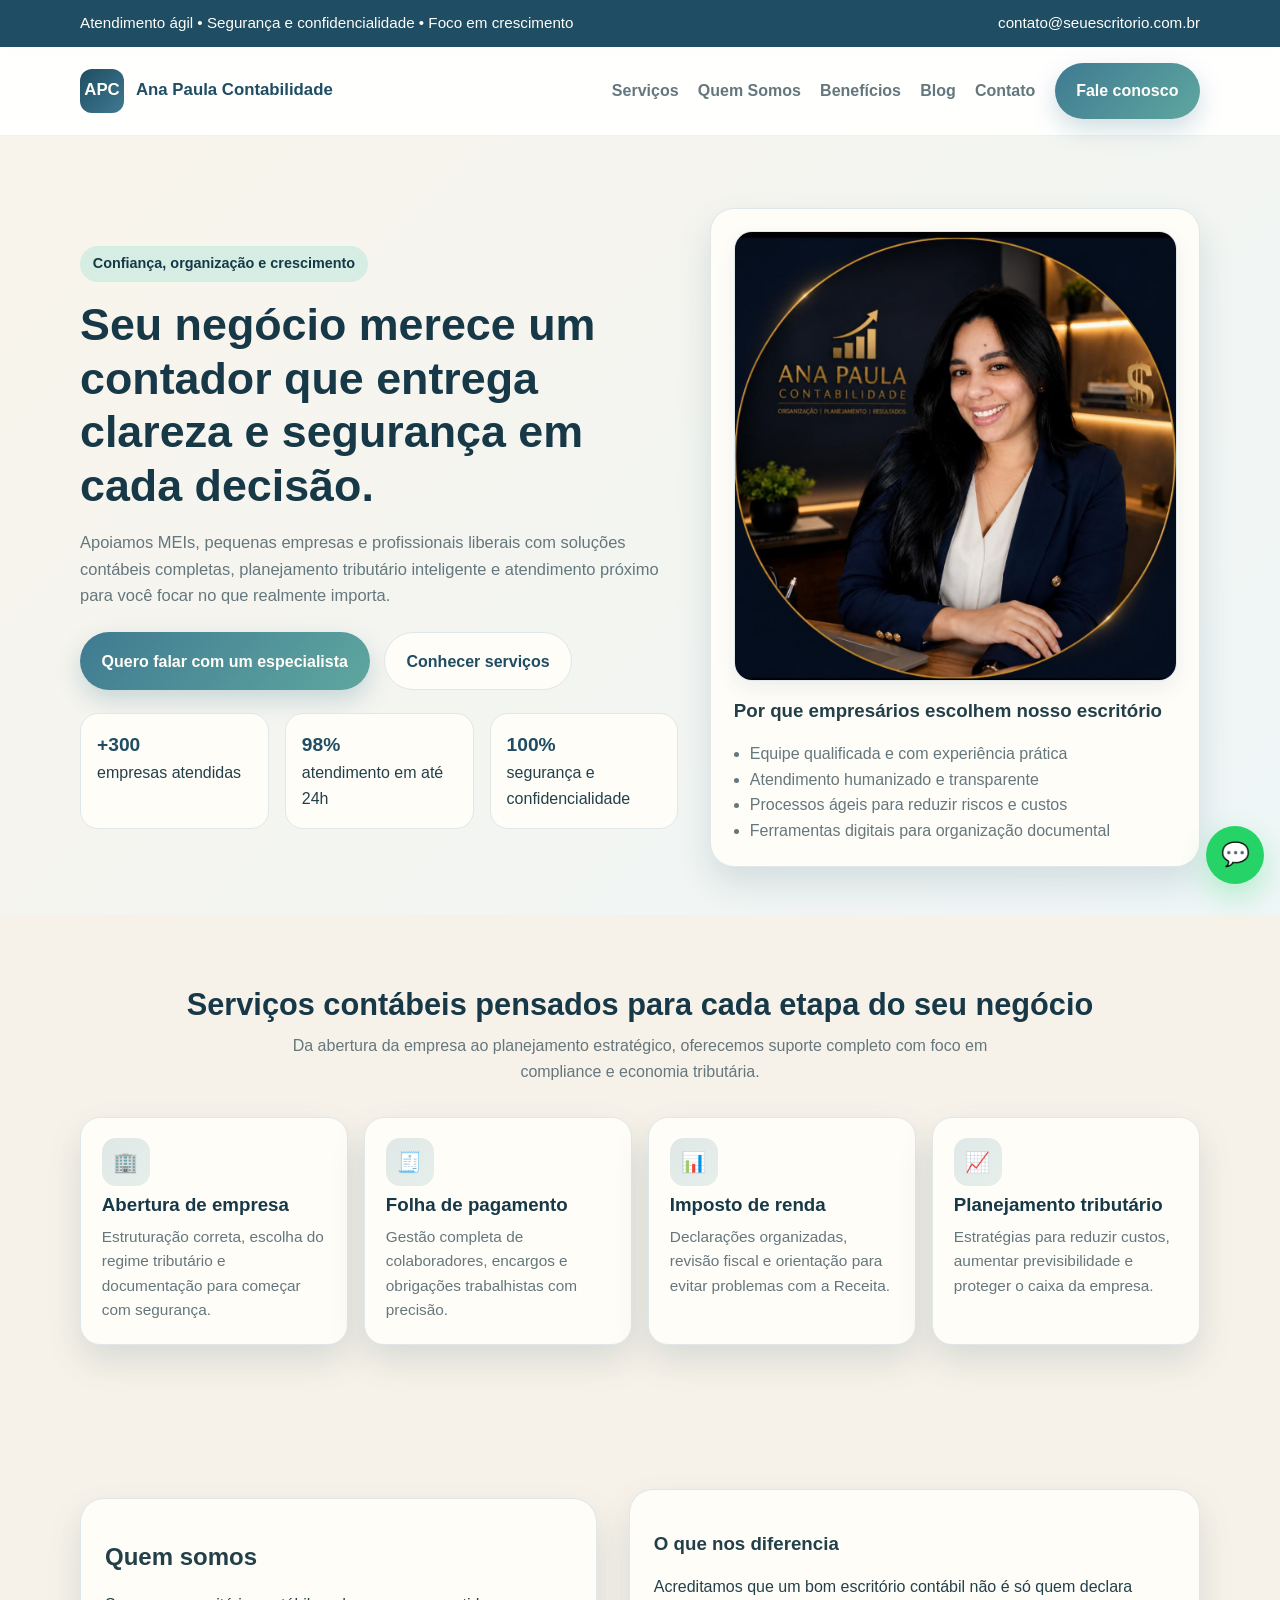
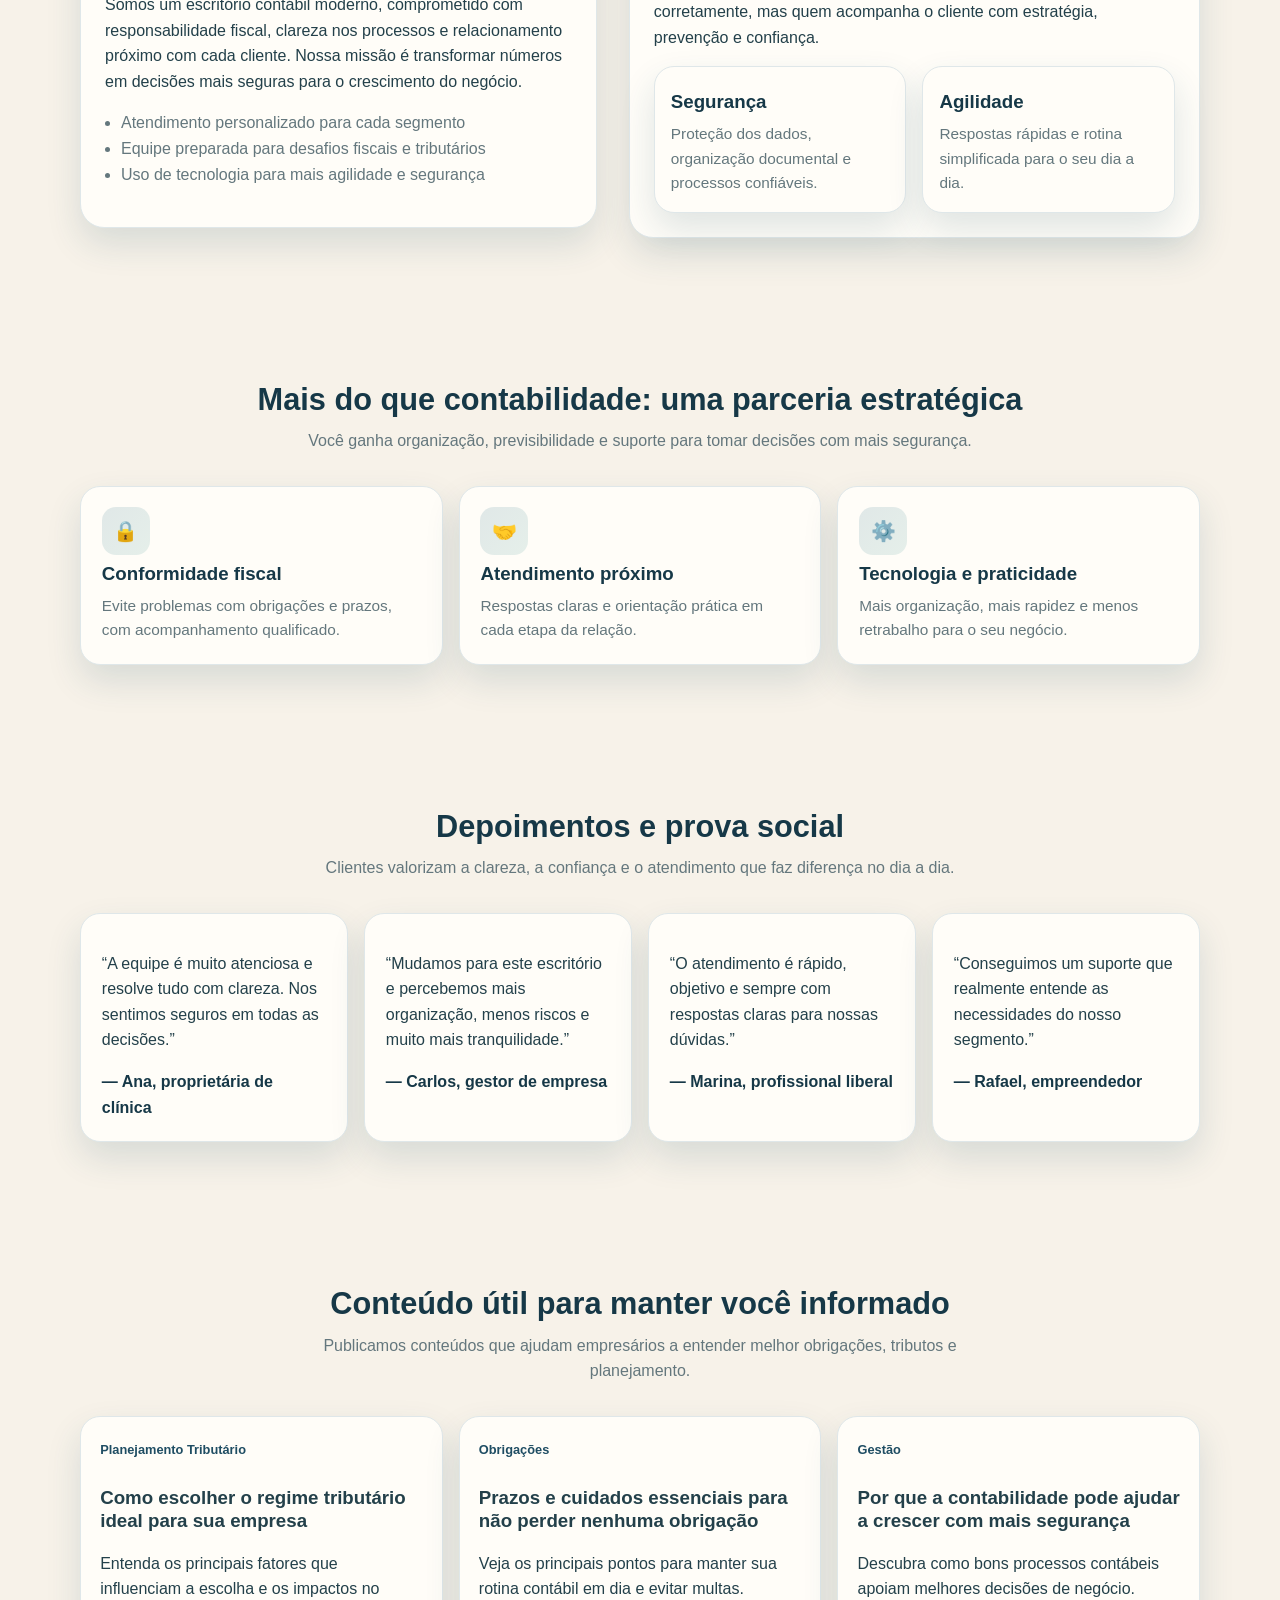
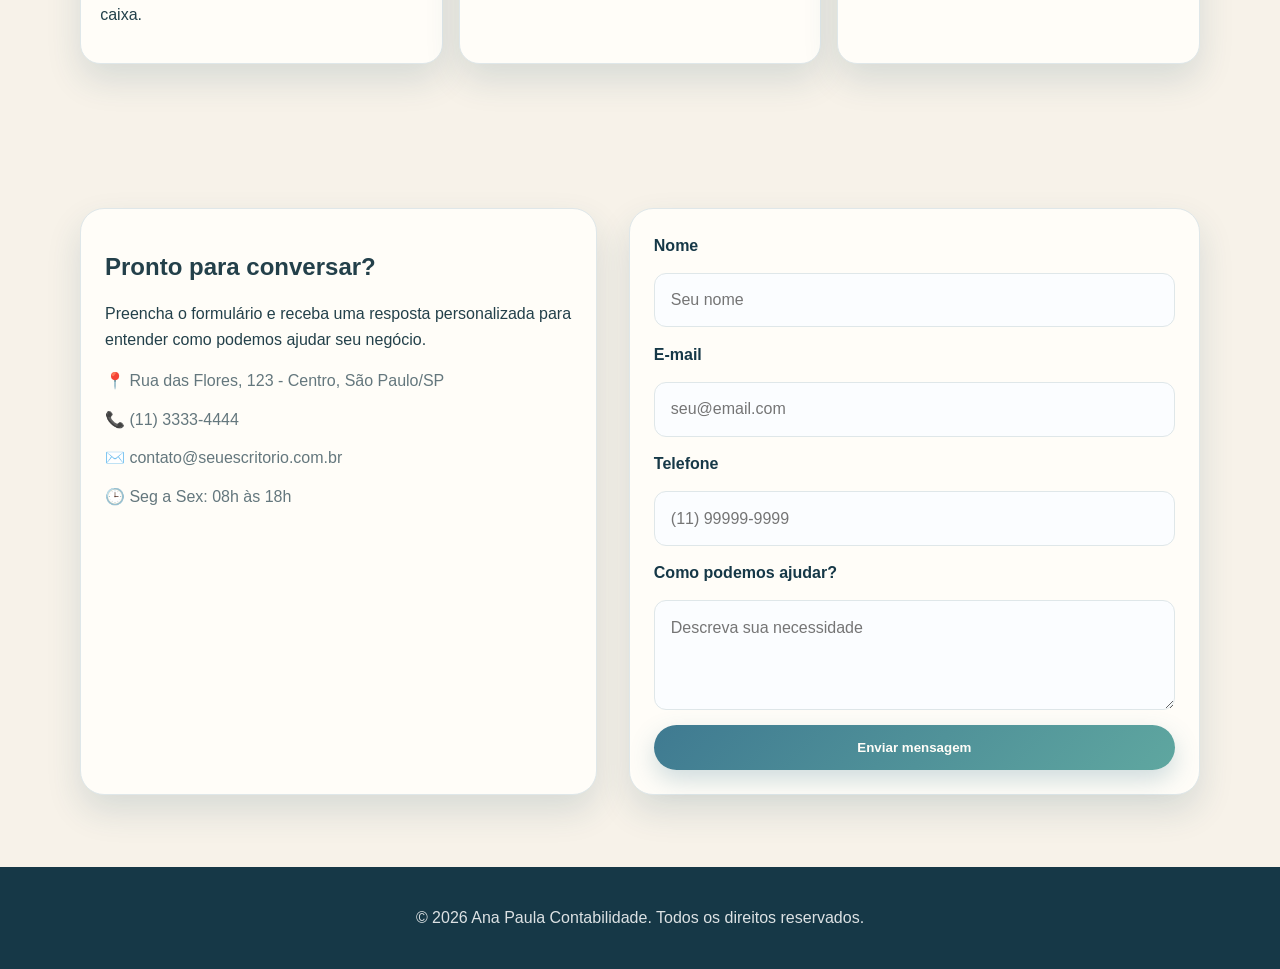
<file: index.html>
<!DOCTYPE html>
<html lang="pt-BR">
  <head>
    <meta charset="UTF-8" />
    <meta name="viewport" content="width=device-width, initial-scale=1.0" />
    <meta
      name="description"
      content="Escritório contábil moderno, seguro e preparado para ajudar empresas a crescer com planejamento tributário, compliance e atendimento próximo."
    />
    <meta name="theme-color" content="#0f4c81" />
    <meta property="og:title" content="Escritório Contábil | Segurança, confiança e crescimento" />
    <meta
      property="og:description"
      content="Soluções contábeis completas para MEIs, pequenas empresas e profissionais liberais."
    />
    <meta property="og:type" content="website" />
    <title>Escritório Contábil | Segurança e confiança para seu negócio</title>
    <link rel="stylesheet" href="styles.css" />
  </head>
  <body>
    <div class="topbar">
      <div class="container">
        <span>Atendimento ágil • Segurança e confidencialidade • Foco em crescimento</span>
        <span>contato@seuescritorio.com.br</span>
      </div>
    </div>

    <header>
      <div class="container nav">
        <a href="#home" class="logo" aria-label="Ir para início">
          <span class="logo-badge">APC</span>
          <span>Ana Paula Contabilidade</span>
        </a>

        <button class="nav-toggle" aria-label="Abrir menu" id="navToggle">☰</button>

        <nav class="nav-links" id="navLinks">
          <a href="#servicos">Serviços</a>
          <a href="#sobre">Quem Somos</a>
          <a href="#beneficios">Benefícios</a>
          <a href="#blog">Blog</a>
          <a href="#contato">Contato</a>
          <a href="#contato" class="btn btn-primary">Fale conosco</a>
        </nav>
      </div>
    </header>

    <main id="home">
      <section class="hero">
        <div class="container hero-grid">
          <div>
            <span class="eyebrow">Confiança, organização e crescimento</span>
            <h1>Seu negócio merece um contador que entrega clareza e segurança em cada decisão.</h1>
            <p>
              Apoiamos MEIs, pequenas empresas e profissionais liberais com soluções contábeis completas,
              planejamento tributário inteligente e atendimento próximo para você focar no que realmente importa.
            </p>
            <div class="hero-actions">
              <a href="#contato" class="btn btn-primary">Quero falar com um especialista</a>
              <a href="#servicos" class="btn btn-secondary">Conhecer serviços</a>
            </div>
            <div class="stats">
              <div class="stat">
                <strong>+300</strong>
                <span>empresas atendidas</span>
              </div>
              <div class="stat">
                <strong>98%</strong>
                <span>atendimento em até 24h</span>
              </div>
              <div class="stat">
                <strong>100%</strong>
                <span>segurança e confidencialidade</span>
              </div>
            </div>
          </div>

          <div class="hero-card">
            <div class="hero-image-card">
              <img src="foto anapaula.jpeg" alt="Ana Paula" />
            </div>
            <h3>Por que empresários escolhem nosso escritório</h3>
            <ul>
              <li>Equipe qualificada e com experiência prática</li>
              <li>Atendimento humanizado e transparente</li>
              <li>Processos ágeis para reduzir riscos e custos</li>
              <li>Ferramentas digitais para organização documental</li>
            </ul>
          </div>
        </div>
      </section>

      <section class="section" id="servicos">
        <div class="container">
          <div class="section-title">
            <h2>Serviços contábeis pensados para cada etapa do seu negócio</h2>
            <p>Da abertura da empresa ao planejamento estratégico, oferecemos suporte completo com foco em compliance e economia tributária.</p>
          </div>

          <div class="cards">
            <article class="card">
              <div class="icon">🏢</div>
              <h3>Abertura de empresa</h3>
              <p>Estruturação correta, escolha do regime tributário e documentação para começar com segurança.</p>
            </article>
            <article class="card">
              <div class="icon">🧾</div>
              <h3>Folha de pagamento</h3>
              <p>Gestão completa de colaboradores, encargos e obrigações trabalhistas com precisão.</p>
            </article>
            <article class="card">
              <div class="icon">📊</div>
              <h3>Imposto de renda</h3>
              <p>Declarações organizadas, revisão fiscal e orientação para evitar problemas com a Receita.</p>
            </article>
            <article class="card">
              <div class="icon">📈</div>
              <h3>Planejamento tributário</h3>
              <p>Estratégias para reduzir custos, aumentar previsibilidade e proteger o caixa da empresa.</p>
            </article>
          </div>
        </div>
      </section>

      <section class="section" id="sobre">
        <div class="container about">
          <div class="about-box">
            <h2>Quem somos</h2>
            <p>
              Somos um escritório contábil moderno, comprometido com responsabilidade fiscal, clareza nos processos e relacionamento próximo com cada cliente.
              Nossa missão é transformar números em decisões mais seguras para o crescimento do negócio.
            </p>
            <ul>
              <li>Atendimento personalizado para cada segmento</li>
              <li>Equipe preparada para desafios fiscais e tributários</li>
              <li>Uso de tecnologia para mais agilidade e segurança</li>
            </ul>
          </div>

          <div class="about-box">
            <h3>O que nos diferencia</h3>
            <p>
              Acreditamos que um bom escritório contábil não é só quem declara corretamente, mas quem acompanha o cliente com estratégia, prevenção e confiança.
            </p>
            <div class="benefits-grid" style="grid-template-columns: 1fr 1fr; margin-top: 1rem;">
              <div class="card" style="padding: 1rem;">
                <h3>Segurança</h3>
                <p>Proteção dos dados, organização documental e processos confiáveis.</p>
              </div>
              <div class="card" style="padding: 1rem;">
                <h3>Agilidade</h3>
                <p>Respostas rápidas e rotina simplificada para o seu dia a dia.</p>
              </div>
            </div>
          </div>
        </div>
      </section>

      <section class="section" id="beneficios">
        <div class="container">
          <div class="section-title">
            <h2>Mais do que contabilidade: uma parceria estratégica</h2>
            <p>Você ganha organização, previsibilidade e suporte para tomar decisões com mais segurança.</p>
          </div>
          <div class="benefits-grid">
            <article class="card">
              <div class="icon">🔒</div>
              <h3>Conformidade fiscal</h3>
              <p>Evite problemas com obrigações e prazos, com acompanhamento qualificado.</p>
            </article>
            <article class="card">
              <div class="icon">🤝</div>
              <h3>Atendimento próximo</h3>
              <p>Respostas claras e orientação prática em cada etapa da relação.</p>
            </article>
            <article class="card">
              <div class="icon">⚙️</div>
              <h3>Tecnologia e praticidade</h3>
              <p>Mais organização, mais rapidez e menos retrabalho para o seu negócio.</p>
            </article>
          </div>
        </div>
      </section>

      <section class="section">
        <div class="container">
          <div class="section-title">
            <h2>Depoimentos e prova social</h2>
            <p>Clientes valorizam a clareza, a confiança e o atendimento que faz diferença no dia a dia.</p>
          </div>
          <div class="cards">
            <article class="testimonial">
              <p>“A equipe é muito atenciosa e resolve tudo com clareza. Nos sentimos seguros em todas as decisões.”</p>
              <strong>— Ana, proprietária de clínica</strong>
            </article>
            <article class="testimonial">
              <p>“Mudamos para este escritório e percebemos mais organização, menos riscos e muito mais tranquilidade.”</p>
              <strong>— Carlos, gestor de empresa</strong>
            </article>
            <article class="testimonial">
              <p>“O atendimento é rápido, objetivo e sempre com respostas claras para nossas dúvidas.”</p>
              <strong>— Marina, profissional liberal</strong>
            </article>
            <article class="testimonial">
              <p>“Conseguimos um suporte que realmente entende as necessidades do nosso segmento.”</p>
              <strong>— Rafael, empreendedor</strong>
            </article>
          </div>
        </div>
      </section>

      <section class="section" id="blog">
        <div class="container">
          <div class="section-title">
            <h2>Conteúdo útil para manter você informado</h2>
            <p>Publicamos conteúdos que ajudam empresários a entender melhor obrigações, tributos e planejamento.</p>
          </div>
          <div class="blog-grid">
            <article class="blog-item">
              <div class="content">
                <span class="tag">Planejamento Tributário</span>
                <h3>Como escolher o regime tributário ideal para sua empresa</h3>
                <p>Entenda os principais fatores que influenciam a escolha e os impactos no caixa.</p>
              </div>
            </article>
            <article class="blog-item">
              <div class="content">
                <span class="tag">Obrigações</span>
                <h3>Prazos e cuidados essenciais para não perder nenhuma obrigação</h3>
                <p>Veja os principais pontos para manter sua rotina contábil em dia e evitar multas.</p>
              </div>
            </article>
            <article class="blog-item">
              <div class="content">
                <span class="tag">Gestão</span>
                <h3>Por que a contabilidade pode ajudar a crescer com mais segurança</h3>
                <p>Descubra como bons processos contábeis apoiam melhores decisões de negócio.</p>
              </div>
            </article>
          </div>
        </div>
      </section>

      <section class="section" id="contato">
        <div class="container contact">
          <div class="contact-card">
            <h2>Pronto para conversar?</h2>
            <p>Preencha o formulário e receba uma resposta personalizada para entender como podemos ajudar seu negócio.</p>
            <div class="contact-list">
              <div class="contact-item">📍 Rua das Flores, 123 - Centro, São Paulo/SP</div>
              <div class="contact-item">📞 (11) 3333-4444</div>
              <div class="contact-item">✉️ contato@seuescritorio.com.br</div>
              <div class="contact-item">🕒 Seg a Sex: 08h às 18h</div>
            </div>
          </div>

          <div class="form-card">
            <form>
              <label for="nome">Nome</label>
              <input id="nome" name="nome" type="text" placeholder="Seu nome" required />

              <label for="email">E-mail</label>
              <input id="email" name="email" type="email" placeholder="seu@email.com" required />

              <label for="telefone">Telefone</label>
              <input id="telefone" name="telefone" type="tel" placeholder="(11) 99999-9999" />

              <label for="mensagem">Como podemos ajudar?</label>
              <textarea id="mensagem" name="mensagem" placeholder="Descreva sua necessidade"></textarea>

              <button class="btn btn-primary" type="submit">Enviar mensagem</button>
            </form>
          </div>
        </div>
      </section>
    </main>

    <a class="floating-whatsapp" href="https://wa.me/5586999579187?text=Olá! Gostaria de conhecer os serviços de contabilidade." target="_blank" rel="noreferrer" aria-label="Falar no WhatsApp">
      💬
    </a>

    <footer>
      <div class="container">
        <p>© 2026 Ana Paula Contabilidade. Todos os direitos reservados.</p>
      </div>
    </footer>

    <script src="script.js"></script>
  </body>
</html>
</file>
<file: styles.css>
:root {
  --navy: #1f4d63;
  --navy-dark: #163847;
  --blue: #3f7a91;
  --cyan: #5fa7a0;
  --bg: #f7f2e9;
  --text: #23404a;
  --muted: #64777d;
  --white: #fffdf8;
  --border: #dfe7e9;
  --shadow: 0 16px 35px rgba(31, 77, 99, 0.14);
}

* {
  box-sizing: border-box;
}

html {
  scroll-behavior: smooth;
}

body {
  margin: 0;
  font-family: "Segoe UI", Arial, sans-serif;
  color: var(--text);
  background: var(--bg);
  line-height: 1.6;
}

a {
  color: inherit;
  text-decoration: none;
}

img {
  max-width: 100%;
  display: block;
}

.container {
  width: min(1120px, calc(100% - 2rem));
  margin: 0 auto;
}

.btn {
  display: inline-flex;
  align-items: center;
  justify-content: center;
  gap: 0.5rem;
  border: none;
  border-radius: 999px;
  padding: 0.95rem 1.35rem;
  font-weight: 700;
  cursor: pointer;
  transition: transform 0.2s ease, box-shadow 0.2s ease;
}

.btn:hover {
  transform: translateY(-2px);
}

.btn-primary {
  background: linear-gradient(135deg, var(--blue), var(--cyan));
  color: var(--white);
  box-shadow: 0 10px 25px rgba(63, 122, 145, 0.25);
}

.btn-secondary {
  background: var(--white);
  color: var(--navy);
  border: 1px solid var(--border);
}

.topbar {
  background: var(--navy);
  color: var(--white);
  padding: 0.7rem 0;
  font-size: 0.95rem;
}

.topbar .container {
  display: flex;
  justify-content: space-between;
  gap: 1rem;
  align-items: center;
}

header {
  background: rgba(255, 255, 255, 0.95);
  position: sticky;
  top: 0;
  z-index: 1000;
  backdrop-filter: blur(10px);
  border-bottom: 1px solid rgba(15, 76, 129, 0.08);
}

.nav {
  display: flex;
  align-items: center;
  justify-content: space-between;
  padding: 1rem 0;
}

.logo {
  display: flex;
  align-items: center;
  gap: 0.75rem;
  font-weight: 800;
  color: var(--navy);
  font-size: 1.05rem;
}

.logo-badge {
  width: 44px;
  height: 44px;
  border-radius: 12px;
  display: grid;
  place-items: center;
  background: linear-gradient(135deg, var(--navy), var(--blue));
  color: var(--white);
  font-weight: 800;
}

.nav-links {
  display: flex;
  align-items: center;
  gap: 1.2rem;
  color: var(--muted);
  font-weight: 600;
}

.nav-links a:hover {
  color: var(--navy);
}

.nav-toggle {
  display: none;
  background: none;
  border: none;
  font-size: 1.4rem;
  color: var(--navy);
}

.hero {
  padding: 4.5rem 0 3rem;
  background: linear-gradient(135deg, #f9f4eb 0%, #eef6f7 100%);
}

.hero-grid {
  display: grid;
  grid-template-columns: 1.1fr 0.9fr;
  gap: 2rem;
  align-items: center;
}

.eyebrow {
  display: inline-block;
  padding: 0.4rem 0.8rem;
  border-radius: 999px;
  background: rgba(46, 196, 182, 0.16);
  color: var(--navy-dark);
  font-weight: 700;
  font-size: 0.9rem;
  margin-bottom: 1rem;
}

h1,
h2,
h3 {
  line-height: 1.2;
}

h1 {
  font-size: clamp(2rem, 3.5vw, 3.1rem);
  margin: 0 0 1rem;
  color: var(--navy-dark);
}

.hero p {
  font-size: 1.03rem;
  color: var(--muted);
  margin-bottom: 1.5rem;
}

.hero-actions {
  display: flex;
  flex-wrap: wrap;
  gap: 0.9rem;
  margin-bottom: 1.4rem;
}

.hero-card {
  background: var(--white);
  border-radius: 24px;
  padding: 1.4rem;
  box-shadow: var(--shadow);
  border: 1px solid var(--border);
}

.hero-image-card {
  margin-bottom: 1rem;
  border-radius: 18px;
  overflow: hidden;
  border: 1px solid var(--border);
  box-shadow: 0 8px 20px rgba(31, 77, 99, 0.08);
  background: linear-gradient(135deg, rgba(31, 77, 99, 0.12), rgba(95, 167, 160, 0.14));
}

.hero-image-card img {
  width: 100%;
  height: 100%;
  min-height: 240px;
  object-fit: cover;
  object-position: center;
  display: block;
  background: #f3f7fb;
}

.hero-card ul {
  padding-left: 1rem;
  color: var(--muted);
  margin: 0;
}

.stats {
  display: grid;
  grid-template-columns: repeat(3, minmax(0, 1fr));
  gap: 1rem;
  margin-top: 1.2rem;
}

.stat {
  background: var(--white);
  border: 1px solid var(--border);
  border-radius: 18px;
  padding: 1rem;
}

.stat strong {
  display: block;
  color: var(--navy);
  font-size: 1.2rem;
}

.section {
  padding: 4.5rem 0;
}

.section-title {
  text-align: center;
  margin-bottom: 2rem;
}

.section-title h2 {
  font-size: clamp(1.6rem, 2.4vw, 2.2rem);
  margin: 0 0 0.6rem;
  color: var(--navy-dark);
}

.section-title p {
  margin: 0 auto;
  max-width: 720px;
  color: var(--muted);
}

.cards {
  display: grid;
  grid-template-columns: repeat(4, minmax(0, 1fr));
  gap: 1rem;
}

.card {
  background: var(--white);
  padding: 1.3rem;
  border-radius: 20px;
  border: 1px solid var(--border);
  box-shadow: var(--shadow);
}

.card h3 {
  margin: 0.5rem 0 0.5rem;
  color: var(--navy-dark);
}

.card p {
  margin: 0;
  color: var(--muted);
  font-size: 0.96rem;
}

.icon {
  width: 48px;
  height: 48px;
  border-radius: 14px;
  display: grid;
  place-items: center;
  background: linear-gradient(135deg, rgba(63, 122, 145, 0.16), rgba(95, 167, 160, 0.16));
  color: var(--navy);
  font-size: 1.25rem;
}

.about {
  display: grid;
  grid-template-columns: 0.95fr 1.05fr;
  gap: 2rem;
  align-items: center;
}

.about-box {
  background: var(--white);
  padding: 1.5rem;
  border-radius: 24px;
  border: 1px solid var(--border);
  box-shadow: var(--shadow);
}

.about-box ul {
  padding-left: 1rem;
  color: var(--muted);
}

.benefits-grid {
  display: grid;
  grid-template-columns: repeat(3, minmax(0, 1fr));
  gap: 1rem;
}

.testimonial {
  background: var(--white);
  padding: 1.3rem;
  border-radius: 20px;
  border: 1px solid var(--border);
  box-shadow: var(--shadow);
}

.testimonial strong {
  display: block;
  color: var(--navy-dark);
  margin-top: 0.6rem;
}

.blog-grid {
  display: grid;
  grid-template-columns: repeat(3, minmax(0, 1fr));
  gap: 1rem;
}

.blog-item {
  background: var(--white);
  border-radius: 20px;
  overflow: hidden;
  border: 1px solid var(--border);
  box-shadow: var(--shadow);
}

.blog-item .content {
  padding: 1.2rem;
}

.blog-item .tag {
  display: inline-block;
  font-size: 0.8rem;
  color: var(--navy);
  font-weight: 700;
  margin-bottom: 0.5rem;
}

.contact {
  display: grid;
  grid-template-columns: 0.95fr 1.05fr;
  gap: 2rem;
}

.contact-card,
.form-card {
  background: var(--white);
  border-radius: 24px;
  border: 1px solid var(--border);
  box-shadow: var(--shadow);
  padding: 1.5rem;
}

form {
  display: grid;
  gap: 0.9rem;
}

label {
  font-weight: 600;
  color: var(--navy-dark);
}

input,
textarea {
  width: 100%;
  padding: 0.85rem 1rem;
  border-radius: 12px;
  border: 1px solid var(--border);
  background: #fbfdff;
  font: inherit;
}

textarea {
  min-height: 110px;
  resize: vertical;
}

.contact-list {
  display: grid;
  gap: 0.8rem;
  margin-top: 1rem;
}

.contact-item {
  display: flex;
  gap: 0.7rem;
  color: var(--muted);
}

footer {
  background: var(--navy-dark);
  color: rgba(255, 255, 255, 0.85);
  padding: 1.4rem 0;
  text-align: center;
}

.floating-whatsapp {
  position: fixed;
  right: 1rem;
  bottom: 1rem;
  z-index: 1200;
  background: #25d366;
  color: var(--white);
  width: 58px;
  height: 58px;
  border-radius: 50%;
  display: grid;
  place-items: center;
  box-shadow: 0 12px 30px rgba(37, 211, 102, 0.3);
  font-size: 1.45rem;
}

@media (max-width: 920px) {
  .hero-grid,
  .about,
  .contact {
    grid-template-columns: 1fr;
  }

  .cards,
  .benefits-grid,
  .blog-grid {
    grid-template-columns: repeat(2, minmax(0, 1fr));
  }
}

@media (max-width: 740px) {
  .topbar {
    display: none;
  }

  .nav-links {
    position: absolute;
    top: 72px;
    left: 1rem;
    right: 1rem;
    background: var(--white);
    border: 1px solid var(--border);
    border-radius: 16px;
    padding: 1rem;
    flex-direction: column;
    align-items: flex-start;
    box-shadow: var(--shadow);
    display: none;
  }

  .nav-links.open {
    display: flex;
  }

  .nav-toggle {
    display: block;
  }

  .hero {
    padding-top: 2.5rem;
  }

  .stats,
  .cards,
  .benefits-grid,
  .blog-grid {
    grid-template-columns: 1fr;
  }

  .hero-actions {
    flex-direction: column;
  }
}
</file>
